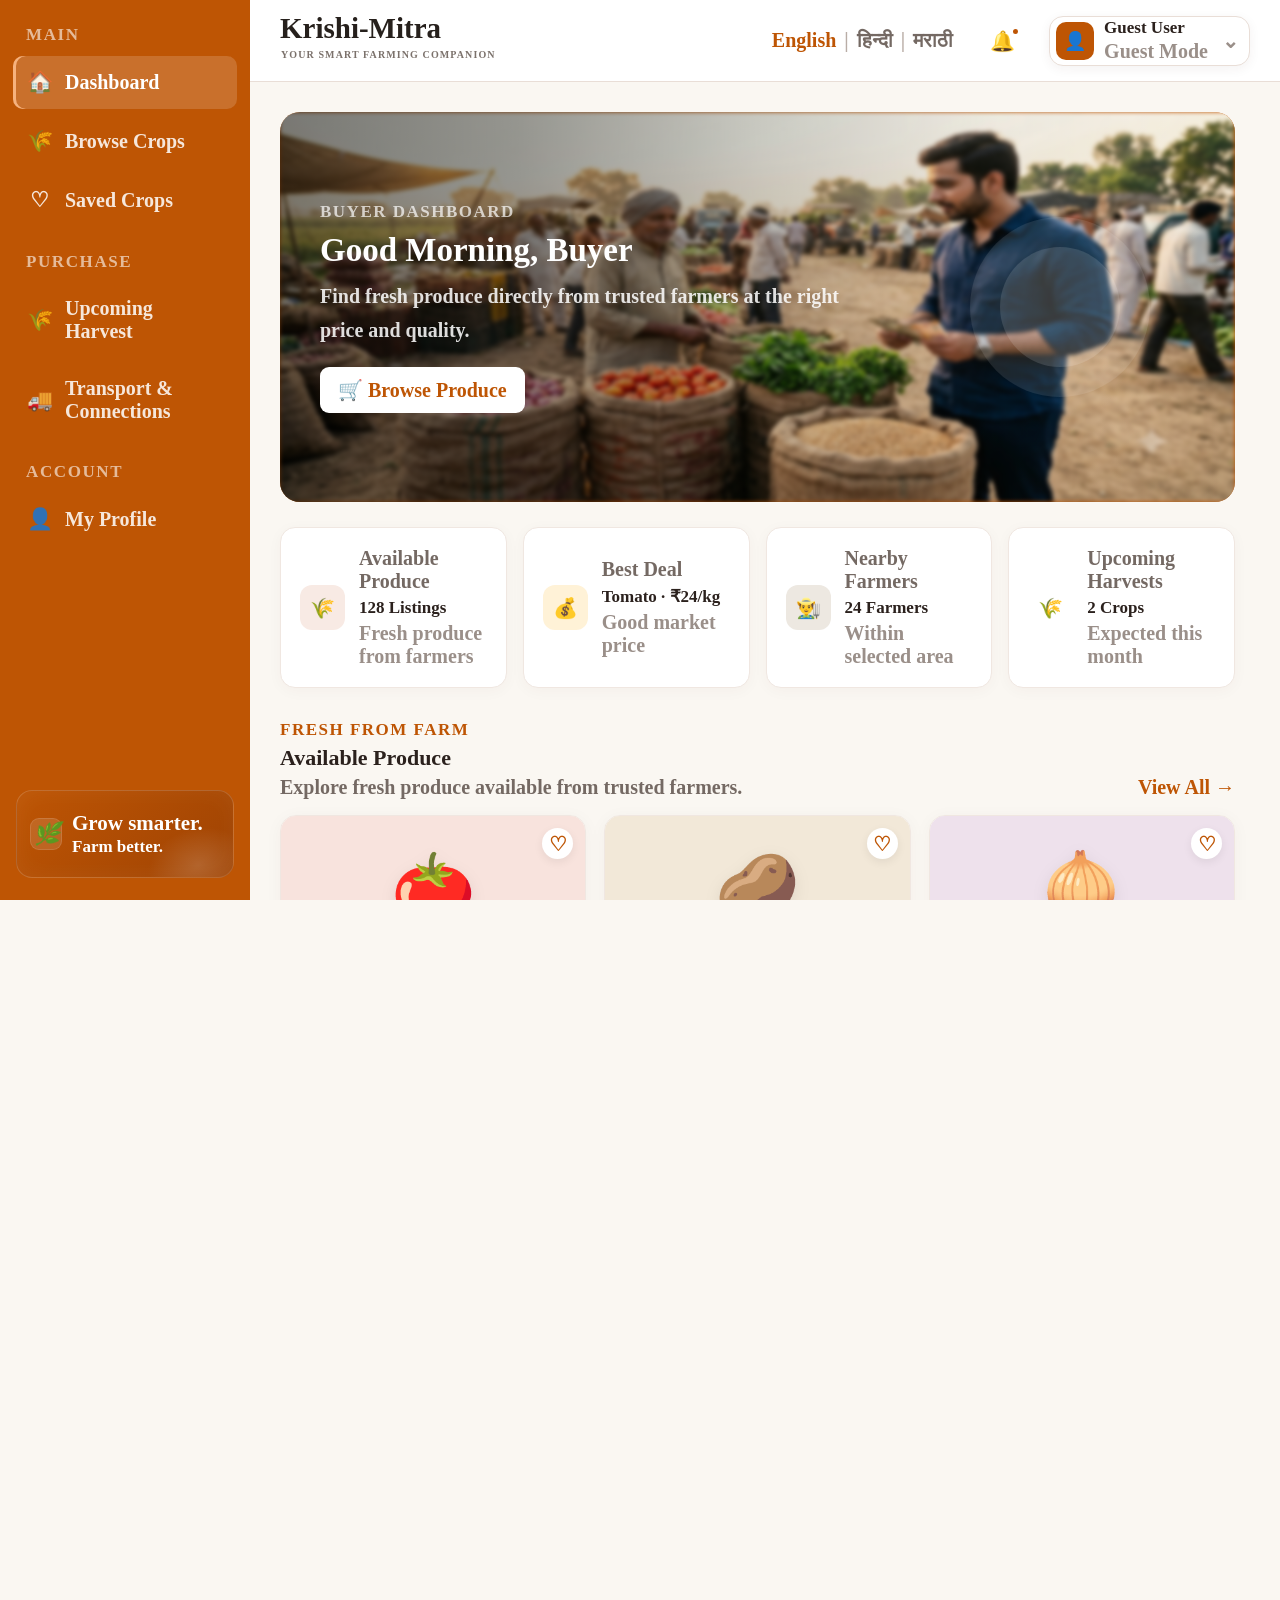
<file: frontend(gov)/buyer/index.html>
<!DOCTYPE html>
<html lang="en">
<head>
    <meta charset="UTF-8">
    <meta name="viewport" content="width=device-width, initial-scale=1.0">

    <title>Krishi-Mitra | Buyer Dashboard</title>

    <link rel="stylesheet" href="https://cdnjs.cloudflare.com/ajax/libs/font-awesome/6.5.2/css/all.min.css">
    <link rel="stylesheet" href="css/style.css">
    <link rel="stylesheet" href="css/responsive.css">
</head>

<body>

    <!-- ================= SIDEBAR ================= -->
    <aside class="buyer-sidebar" id="buyerSidebar">

        

        <nav class="sidebar-nav">

            <p class="nav-heading">MAIN</p>

            <button class="nav-item active" data-section="dashboard">
                <span class="nav-icon">🏠</span>
                <span>Dashboard</span>
            </button>

            <button class="nav-item" data-section="browse">
                <span class="nav-icon">🌾</span>
                <span>Browse Crops</span>
            </button>

            <button class="nav-item" data-section="saved">
                <span class="nav-icon">♡</span>
                <span>Saved Crops</span>
            </button>

            <p class="nav-heading purchase-heading">PURCHASE</p>

            <button class="nav-item" data-section="harvest">
                <span class="nav-icon">🌾</span>
                <span>Upcoming Harvest</span>
            </button>

            <button class="nav-item" data-section="delivery">
                <span class="nav-icon">🚚</span>
                <span>Transport & Connections</span>
            </button>

            <p class="nav-heading account-heading">ACCOUNT</p>

            <button class="nav-item" data-section="profile">
                <span class="nav-icon">👤</span>
                <span>My Profile</span>
            </button>

        </nav>

<div class="sidebar-bottom">
    <div class="sidebar-footer">

        <div class="footer-leaf">
            <i>🌿</i>
        </div>

        <div>
            <span>Grow smarter.</span>
            <strong>Farm better.</strong>
        </div>

    </div>
</div>    </aside>


    <!-- ================= MAIN AREA ================= -->
    <main class="buyer-main">

        <!-- TOPBAR -->
        <header class="buyer-topbar" id="buyerTopbar" data-brand="Krishi-Mitra" data-tagline="YOUR SMART FARMING COMPANION">

            <button class="mobile-menu" id="mobileMenu">
                ☰
            </button>

            <div class="topbar-search">
                <span>🔍</span>
                <input
                    type="text"
                    id="globalSearch"
                    placeholder="Search crops, farmers..."
                >
            </div>

            <div class="topbar-actions">

                <div class="language-wrapper">

    <button class="language-option active" data-language="English">
        English
    </button>

    <span class="language-divider">|</span>

    <button class="language-option" data-language="Hindi">
        हिन्दी
    </button>

    <span class="language-divider">|</span>

    <button class="language-option" data-language="Marathi">
        मराठी
    </button>

</div>
                <button class="notification-btn" id="notificationBtn" aria-label="Notifications">
    🔔
    <span class="notification-dot"></span>
</button>

<div class="buyer-profile-top">
    <div class="profile-avatar">👤</div>

    <div class="profile-name">
        <strong>Guest User</strong>
        <span>Guest Mode</span>
    </div>

    <span class="profile-arrow">⌄</span>
</div>

        </header>


        <!-- ================= CONTENT ================= -->
        <div class="buyer-content">

            <!-- ================= DASHBOARD ================= -->
            <section class="dashboard-section active-section" id="dashboard">

                <!-- HERO -->
                <div class="buyer-hero">

                    <div class="hero-content">
                        <span class="hero-label">BUYER DASHBOARD</span>

                        <h1>Good Morning, Buyer </h1>

                        <p>
                            Find fresh produce directly from trusted farmers
                            at the right price and quality.
                        </p>

                        <button class="primary-btn" id="browseProduceBtn">
                            🛒 Browse Produce
                        </button>
                    </div>

                    <div class="hero-illustration">
                        <div class="hero-circle circle-one"></div>
                        <div class="hero-circle circle-two"></div>
                        <div class="hero-produce"></div>
                    </div>

                </div>


                <!-- SUMMARY CARDS -->
                <div class="summary-grid">

                    <div class="summary-card">
                        <div class="summary-icon produce-icon">🌾</div>

                        <div>
                            <span>Available Produce</span>
                            <h3>128 Listings</h3>
                            <small>Fresh produce from farmers</small>
                        </div>
                    </div>


                    <div class="summary-card">
                        <div class="summary-icon deal-icon">💰</div>

                        <div>
                            <span>Best Deal</span>
                            <h3>Tomato · ₹24/kg</h3>
                            <small>Good market price</small>
                        </div>
                    </div>


                    <div class="summary-card">
                        <div class="summary-icon farmer-icon">👨‍🌾</div>

                        <div>
                            <span>Nearby Farmers</span>
                            <h3>24 Farmers</h3>
                            <small>Within selected area</small>
                        </div>
                    </div>


                    <div class="summary-card">
                        <div class="summary-icon harvest-icon">🌾</div>
                        <div>
                            <span>Upcoming Harvests</span>
                            <h3>2 Crops</h3>
                            <small>Expected this month</small>
                        </div>
                    </div>
                </div>


                <!-- SECTION HEADER -->
                <div class="section-header">
                    <div>
                        <span class="section-tag">FRESH FROM FARM</span>
                        <h2>Available Produce</h2>
                        <p>Explore fresh produce available from trusted farmers.</p>
                    </div>

                    <button class="text-btn" data-section-target="browse">
                        View All →
                    </button>
                </div>


                <!-- PRODUCE GRID -->
                <div class="produce-grid" id="dashboardProduceGrid">

                    <article class="produce-card" data-name="tomato">

                        <div class="produce-image tomato-bg">
                            <span>🍅</span>
                            <button class="save-btn" data-saved="false">♡</button>
                            <span class="quality-badge">Grade A</span>
                        </div>

                        <div class="produce-info">

                            <div class="produce-title-row">
                                <h3>Fresh Tomato</h3>
                                <span class="rating">★ 4.8</span>
                            </div>

                            <p class="farmer-name">👨‍🌾 Rajesh Patil</p>

                            <div class="produce-meta">
                                <span>📍 Pune</span>
                                <span>500 kg</span>
                            </div>

                            <div class="produce-footer">
                                <div>
                                    <small>Price</small>
                                    <strong>₹24/kg</strong>
                                </div>

                                <button class="outline-btn view-details">
                                    View Details
                                </button>
                            </div>

                        </div>

                    </article>


                    <article class="produce-card" data-name="potato">

                        <div class="produce-image potato-bg">
                            <span>🥔</span>
                            <button class="save-btn" data-saved="false">♡</button>
                            <span class="quality-badge">Grade A</span>
                        </div>

                        <div class="produce-info">

                            <div class="produce-title-row">
                                <h3>Fresh Potato</h3>
                                <span class="rating">★ 4.7</span>
                            </div>

                            <p class="farmer-name">👨‍🌾 Suresh More</p>

                            <div class="produce-meta">
                                <span>📍 Pune</span>
                                <span>800 kg</span>
                            </div>

                            <div class="produce-footer">
                                <div>
                                    <small>Price</small>
                                    <strong>₹22/kg</strong>
                                </div>

                                <button class="outline-btn view-details">
                                    View Details
                                </button>
                            </div>

                        </div>

                    </article>


                    <article class="produce-card" data-name="onion">

                        <div class="produce-image onion-bg">
                            <span>🧅</span>
                            <button class="save-btn" data-saved="false">♡</button>
                            <span class="quality-badge">Grade A</span>
                        </div>

                        <div class="produce-info">

                            <div class="produce-title-row">
                                <h3>Red Onion</h3>
                                <span class="rating">★ 4.9</span>
                            </div>

                            <p class="farmer-name">👨‍🌾 Mahesh Shinde</p>

                            <div class="produce-meta">
                                <span>📍 Nashik</span>
                                <span>600 kg</span>
                            </div>

                            <div class="produce-footer">
                                <div>
                                    <small>Price</small>
                                    <strong>₹30/kg</strong>
                                </div>

                                <button class="outline-btn view-details">
                                    View Details
                                </button>
                            </div>

                        </div>

                    </article>

                </div>


                <!-- LOWER GRID -->
                <div class="dashboard-lower-grid">

                    <!-- RECOMMENDED -->
                    <div class="dashboard-panel">

                        <div class="panel-header">
                            <div>
                                <span class="section-tag">SMART PICK</span>
                                <h2>Recommended for You</h2>
                            </div>

                            <span class="match-badge">⭐ Best Match</span>
                        </div>

                        <div class="recommendation-card">

                            <div class="recommendation-icon">
                                🥔
                            </div>

                            <div class="recommendation-info">
                                <h3>Grade A Potato</h3>
                                <p>From Suresh More · Pune</p>

                                <div class="recommendation-details">
                                    <span>800 kg</span>
                                    <span>₹22/kg</span>
                                    <span>⭐ 4.7</span>
                                </div>
                            </div>

                            <button class="primary-small-btn">
                                View
                            </button>

                        </div>

                    </div>


                    <!-- BEST VALUE -->
                    <div class="dashboard-panel">

                        <div class="panel-header">
                            <div>
                                <span class="section-tag">VALUE PICK</span>
                                <h2>Best Value</h2>
                            </div>
                        </div>

                        <div class="value-card">

                            <div class="value-produce">
                                <span>🍅</span>
                                <div>
                                    <h3>Tomato</h3>
                                    <p>Grade A · 500 kg</p>
                                </div>
                            </div>

                            <div class="value-price">
                                <strong>₹24/kg</strong>
                                <span>↓ Good Price</span>
                            </div>

                        </div>

                    </div>

                </div>

            </section>


            <!-- ================= BROWSE ================= -->
            <section class="dashboard-section" id="browse">

                <div class="page-heading">
                    <span class="section-tag">MARKETPLACE</span>
                    <h1>Browse Crops</h1>
                    <p>Find agricultural produce directly from trusted farmers.</p>
                </div>

                <div class="browse-controls">

                    <div class="browse-search">
                        <span>🔍</span>
                        <input
                            type="text"
                            id="produceSearch"
                            placeholder="Search produce..."
                        >
                    </div>

                    <select id="locationFilter">
                        <option value="all">All Locations</option>
                        <option value="pune">Pune</option>
                        <option value="nashik">Nashik</option>
                        <option value="satara">Satara</option>
                    </select>

                    <select id="qualityFilter">
                        <option value="all">All Quality</option>
                        <option value="grade-a">Grade A</option>
                        <option value="grade-b">Grade B</option>
                    </select>

                    <select id="priceFilter">
                        <option value="all">All Prices</option>
                        <option value="low">Under ₹25/kg</option>
                        <option value="medium">₹25–₹30/kg</option>
                        <option value="high">Above ₹30/kg</option>
                    </select>

                </div>


                <div class="produce-grid browse-grid" id="browseGrid">

                    <article class="produce-card browse-card" data-name="tomato" data-location="pune" data-price="24">

                        <div class="produce-image tomato-bg">
                            <span>🍅</span>
                            <button class="save-btn" data-saved="false">♡</button>
                            <span class="quality-badge">Grade A</span>
                        </div>

                        <div class="produce-info">
                            <div class="produce-title-row">
                                <h3>Fresh Tomato</h3>
                                <span class="rating">★ 4.8</span>
                            </div>

                            <p class="farmer-name">👨‍🌾 Rajesh Patil</p>

                            <div class="produce-meta">
                                <span>📍 Pune</span>
                                <span>500 kg</span>
                            </div>

                            <div class="produce-footer">
                                <div>
                                    <small>Price</small>
                                    <strong>₹24/kg</strong>
                                </div>
                                <button class="outline-btn view-details">View Details</button>
                            </div>
                        </div>

                    </article>


                    <article class="produce-card browse-card" data-name="potato" data-location="pune" data-price="22">

                        <div class="produce-image potato-bg">
                            <span>🥔</span>
                            <button class="save-btn" data-saved="false">♡</button>
                            <span class="quality-badge">Grade A</span>
                        </div>

                        <div class="produce-info">
                            <div class="produce-title-row">
                                <h3>Fresh Potato</h3>
                                <span class="rating">★ 4.7</span>
                            </div>

                            <p class="farmer-name">👨‍🌾 Suresh More</p>

                            <div class="produce-meta">
                                <span>📍 Pune</span>
                                <span>800 kg</span>
                            </div>

                            <div class="produce-footer">
                                <div>
                                    <small>Price</small>
                                    <strong>₹22/kg</strong>
                                </div>
                                <button class="outline-btn view-details">View Details</button>
                            </div>
                        </div>

                    </article>


                    <article class="produce-card browse-card" data-name="onion" data-location="nashik" data-price="30">

                        <div class="produce-image onion-bg">
                            <span>🧅</span>
                            <button class="save-btn" data-saved="false">♡</button>
                            <span class="quality-badge">Grade A</span>
                        </div>

                        <div class="produce-info">
                            <div class="produce-title-row">
                                <h3>Red Onion</h3>
                                <span class="rating">★ 4.9</span>
                            </div>

                            <p class="farmer-name">👨‍🌾 Mahesh Shinde</p>

                            <div class="produce-meta">
                                <span>📍 Nashik</span>
                                <span>600 kg</span>
                            </div>

                            <div class="produce-footer">
                                <div>
                                    <small>Price</small>
                                    <strong>₹30/kg</strong>
                                </div>
                                <button class="outline-btn view-details">View Details</button>
                            </div>
                        </div>

                    </article>


                    <article class="produce-card browse-card" data-name="carrot" data-location="satara" data-price="28">

                        <div class="produce-image carrot-bg">
                            <span>🥕</span>
                            <button class="save-btn" data-saved="false">♡</button>
                            <span class="quality-badge">Grade A</span>
                        </div>

                        <div class="produce-info">
                            <div class="produce-title-row">
                                <h3>Fresh Carrot</h3>
                                <span class="rating">★ 4.6</span>
                            </div>

                            <p class="farmer-name">👨‍🌾 Vikram Jadhav</p>

                            <div class="produce-meta">
                                <span>📍 Satara</span>
                                <span>400 kg</span>
                            </div>

                            <div class="produce-footer">
                                <div>
                                    <small>Price</small>
                                    <strong>₹28/kg</strong>
                                </div>
                                <button class="outline-btn view-details">View Details</button>
                            </div>
                        </div>

                    </article>

                </div>

                <div class="no-results" id="noResults">
                    <span>🌾</span>
                    <h3>No produce found</h3>
                    <p>Try changing your search or filters.</p>
                </div>

            </section>


            <!-- ================= SAVED ================= -->
            <section class="dashboard-section" id="saved">

                <div class="page-heading">
                    <span class="section-tag">YOUR SHORTLIST</span>
                    <h1>Saved Crops</h1>
                    <p>Keep track of crops you may want to contact farmers about later.</p>
                </div>

                <div class="saved-list" id="savedList">

                    <div class="saved-empty">
                        <div>♡</div>
                        <h3>No saved crops yet</h3>
                            <p>Keep track of crops you may want to contact farmers about later.</p>                        
                            <button class="primary-btn" data-section-target="browse">
                            Browse Crops
                        </button>
                    </div>

                </div>

            </section>


<!-- =====================================================
     UPCOMING HARVEST
===================================================== -->
<section class="dashboard-section" id="harvest">

    <div class="page-heading">
        <span class="section-tag">UPCOMING HARVEST</span>
        <h1>Upcoming Harvest</h1>
        <p>Plan the purchase based on the future availability.</p>
    </div>

    <div class="harvest-container">

        <div class="harvest-card">

            <div class="harvest-crop-icon">🍅</div>

            <div class="harvest-main">

                <div class="harvest-top">
                    <div>
                        <h3>Fresh Tomato</h3>
                        <p>Expected harvest from nearby farm</p>
                    </div>

                    <span class="harvest-status">
                        Coming Soon
                    </span>
                </div>

                <div class="harvest-info">

                    <div class="harvest-info-item">
                        <span>Farmer</span>
                        <strong>Rajesh Patil</strong>
                    </div>

                    <div class="harvest-info-item">
                        <span>Expected Harvest</span>
                        <strong>18 Oct 2026</strong>
                    </div>

                    <div class="harvest-info-item">
                        <span>Expected Quantity</span>
                        <strong>2,000 kg</strong>
                    </div>

                    <div class="harvest-info-item">
                        <span>Location</span>
                        <strong>Pune, Maharashtra</strong>
                    </div>

                </div>

                <div class="harvest-bottom">

                    <p>
                        Good quality seasonal tomato crop expected
                        to be available soon.
                    </p>

                    <div class="harvest-actions">
                        <button class="outline-btn harvest-save-btn">
                            ♡ Save Crop
                        </button>

                        <button class="primary-btn harvest-contact-btn">
                            Contact Farmer
                        </button>
                    </div>

                </div>

            </div>

        </div>


        <div class="harvest-card">

            <div class="harvest-crop-icon">🧅</div>

            <div class="harvest-main">

                <div class="harvest-top">
                    <div>
                        <h3>Onion</h3>
                        <p>Expected harvest from nearby farm</p>
                    </div>

                    <span class="harvest-status">
                        Expected
                    </span>
                </div>

                <div class="harvest-info">

                    <div class="harvest-info-item">
                        <span>Farmer</span>
                        <strong>Sunil Jadhav</strong>
                    </div>

                    <div class="harvest-info-item">
                        <span>Expected Harvest</span>
                        <strong>25 Oct 2026</strong>
                    </div>

                    <div class="harvest-info-item">
                        <span>Expected Quantity</span>
                        <strong>3,500 kg</strong>
                    </div>

                    <div class="harvest-info-item">
                        <span>Location</span>
                        <strong>Baramati, Maharashtra</strong>
                    </div>

                </div>

                <div class="harvest-bottom">

                    <p>
                        Fresh onion crop with expected availability
                        later this month.
                    </p>

                    <div class="harvest-actions">
                        <button class="outline-btn harvest-save-btn">
                            ♡ Save Crop
                        </button>

                        <button class="primary-btn harvest-contact-btn">
                            Contact Farmer
                        </button>
                    </div>

                </div>

            </div>

        </div>

    </div>

</section>

<!-- =====================================================
     TRANSPORT & CONNECTIONS
===================================================== -->
<section class="dashboard-section" id="transport">

    <div class="page-heading">
        <span class="section-tag">TRANSPORT & CONNECTIONS</span>
        <h1>Transport & Connections</h1>
        <p>Connect with the farmers and arrange the pickup.</p>
    </div>

    <div class="transport-container">

        <!-- CONNECTION CARD 1 -->
        <div class="transport-card">

            <div class="transport-header">

                <div class="transport-farmer">

                    <div class="transport-avatar">
                        RP
                    </div>

                    <div>
                        <h3>Rajesh Patil</h3>
                        <p>📍 Pune, Maharashtra</p>
                    </div>

                </div>

                <span class="transport-status">
                    Available
                </span>

            </div>


            <div class="transport-crop">

                <div class="transport-crop-icon">
                    🍅
                </div>

                <div class="transport-crop-details">
                    <span>Available Crop</span>
                    <strong>Fresh Tomato</strong>
                    <small>
                        Good quality seasonal tomato crop
                    </small>
                </div>

                <div class="transport-quantity">
                    <span>Available Quantity</span>
                    <strong>2,000 kg</strong>
                </div>

            </div>


            <div class="transport-info">

                <div class="transport-info-item">
                    <span>Farm Location</span>
                    <strong>Pune, Maharashtra</strong>
                </div>

                <div class="transport-info-item">
                    <span>Contact</span>
                    <strong>+91 XXXXX XXXXX</strong>
                </div>

                <div class="transport-info-item">
                    <span>Pickup</span>
                    <strong>Farmer-arranged</strong>
                </div>

            </div>


            <div class="transport-footer">

                <p>
                    Contact the farmer directly to discuss
                    pickup timing and transportation.
                </p>

                <div class="transport-actions">

                    <button class="outline-btn transport-save-btn">
                        ♡ Save Connection
                    </button>

                    <button class="primary-btn transport-contact-btn">
                        Contact Farmer
                    </button>

                </div>

            </div>

        </div>


        <!-- CONNECTION CARD 2 -->
        <div class="transport-card">

            <div class="transport-header">

                <div class="transport-farmer">

                    <div class="transport-avatar">
                        SJ
                    </div>

                    <div>
                        <h3>Sunil Jadhav</h3>
                        <p>📍 Baramati, Maharashtra</p>
                    </div>

                </div>

                <span class="transport-status">
                    Available
                </span>

            </div>


            <div class="transport-crop">

                <div class="transport-crop-icon">
                    🧅
                </div>

                <div class="transport-crop-details">
                    <span>Available Crop</span>
                    <strong>Fresh Onion</strong>
                    <small>
                        Freshly harvested quality onion crop
                    </small>
                </div>

                <div class="transport-quantity">
                    <span>Available Quantity</span>
                    <strong>3,500 kg</strong>
                </div>

            </div>


            <div class="transport-info">

                <div class="transport-info-item">
                    <span>Farm Location</span>
                    <strong>Baramati, Maharashtra</strong>
                </div>

                <div class="transport-info-item">
                    <span>Contact</span>
                    <strong>+91 XXXXX XXXXX</strong>
                </div>

                <div class="transport-info-item">
                    <span>Pickup</span>
                    <strong>Farmer-arranged</strong>
                </div>

            </div>


            <div class="transport-footer">

                <p>
                    Connect with the farmer and arrange a
                    suitable pickup for the crop.
                </p>

                <div class="transport-actions">

                    <button class="outline-btn transport-save-btn">
                        ♡ Save Connection
                    </button>

                    <button class="primary-btn transport-contact-btn">
                        Contact Farmer
                    </button>

                </div>

            </div>

        </div>

    </div>

</section>

            <!-- ================= PROFILE ================= -->
            <section class="dashboard-section" id="profile">

                <div class="page-heading">
                    <span class="section-tag">ACCOUNT</span>
                    <h1>My Profile</h1>
                    <p>Manage your buyer information and preferences.</p>
                </div>

                <div class="profile-card">

                    <div class="profile-header">

                        <div class="large-avatar">
                            AK
                        </div>

                        <div>
                            <h2>Arjun Kumar</h2>
                            <p>Buyer · Pune, Maharashtra</p>
                        </div>

                        <button class="outline-btn">
                            Edit Profile
                        </button>

                    </div>


                    <div class="profile-details">

                        <div class="profile-field">
                            <span>Full Name</span>
                            <strong>Arjun Kumar</strong>
                        </div>

                        <div class="profile-field">
                            <span>Phone</span>
                            <strong>+91 XXXXX XXXXX</strong>
                        </div>

                        <div class="profile-field">
                            <span>Location</span>
                            <strong>Pune, Maharashtra</strong>
                        </div>

                        <div class="profile-field">
                            <span>Buyer Type</span>
                            <strong>Wholesale Buyer</strong>
                        </div>

                        <div class="profile-field">
                            <span>Preferred Crops</span>
                            <strong>Tomato, Potato, Onion</strong>
                        </div>

                        <div class="profile-field">
                            <span>Preferred Area</span>
                            <strong>Pune & Nearby</strong>
                        </div>

                    </div>

                </div>

            </section>

        </div>

    </main>


<!-- ================= NOTIFICATION PANEL ================= -->
<div class="notification-panel" id="notificationPanel">

    <div class="notification-header">
        <div>
            <span class="section-tag">UPDATES</span>
            <h3>Notifications</h3>
        </div>

        <button id="closeNotifications">×</button>
    </div>

    <div class="notification-item">
        <span>🌾</span>
        <div>
            <strong>New tomato listing</strong>
            <p>500 kg Grade-A tomato available in Pune.</p>
            <small>10 min ago</small>
        </div>
    </div>

    <div class="notification-item">
        <span>🌱</span>
        <div>
            <strong>Upcoming harvest</strong>
            <p>Onion harvest from Baramati is expected on 25 Oct 2026.</p>
            <small>1 hour ago</small>
        </div>
    </div>

    <div class="notification-item">
        <span>👨‍🌾</span>
        <div>
            <strong>Farmer connection</strong>
            <p>A nearby farmer is available for direct contact.</p>
            <small>2 hours ago</small>
        </div>
    </div>

</div>


    <!-- ================= DETAILS MODAL ================= -->
    <div class="modal-overlay" id="detailsModal">

        <div class="details-modal">

            <button class="modal-close" id="modalClose">×</button>

            <div class="modal-produce-icon" id="modalProduceIcon">
                🍅
            </div>

            <span class="section-tag">PRODUCE DETAILS</span>

            <h2 id="modalTitle">Fresh Tomato</h2>

            <p id="modalFarmer">👨‍🌾 Rajesh Patil</p>

            <div class="modal-details-grid">

<div class="modal-details-grid">

    <div>
        <span>Quality</span>
        <strong>Grade A</strong>
    </div>

    <div>
        <span>Available Quantity</span>
        <strong>500 kg</strong>
    </div>

    <div>
        <span>Price</span>
        <strong>₹24/kg</strong>
    </div>

    <div>
        <span>Farm Location</span>
        <strong>Pune</strong>
    </div>

</div>

                <div class="modal-farmer-info">

                    <div class="modal-farmer-item">
                        <span>Farmer</span>
                        <strong>Rajesh Patil</strong>
                    </div>

                    <div class="modal-farmer-item">
                        <span>Contact</span>
                        <strong>+91 XXXXX XXXXX</strong>
                    </div>

                </div>
            </div>

        <button class="primary-btn modal-contact-btn" id="contactFarmerBtn">
            📞 Contact Farmer
        </button>

        </div>

    </div>


    <!-- ================= TOAST ================= -->
    <div class="toast" id="toast">
        <span>✓</span>
        <p id="toastMessage">Action completed.</p>
    </div>


    <script src="../js/translation.js"></script>
<script src="js/buyer.js"></script>

    <!-- Buyer readability enhancement: +3px and bold for readable UI text.
         Applied after the original stylesheet so existing layout/classes remain intact. -->
    <script>
    (function () {
        'use strict';
        function boostBuyerText(root) {
            if (!root || !root.querySelectorAll) return;
            const nodes = Array.from(root.querySelectorAll('h1,h2,h3,h4,h5,h6,p,span,a,button,label,li,small,strong,em,td,th,dt,dd,input,textarea,select,option'))
                .filter(function (el) {
                    return el.textContent && el.textContent.trim() && !el.dataset.buyerFontBoosted;
                })
                .reverse();

            nodes.forEach(function (el) {
                const size = parseFloat(window.getComputedStyle(el).fontSize);
                if (Number.isFinite(size)) el.style.fontSize = (size + 3) + 'px';
                el.style.fontWeight = '700';
                el.dataset.buyerFontBoosted = 'true';
            });
        }

        function updateBuyerBranding(language) {
            const topbar = document.getElementById('buyerTopbar');
            if (!topbar) return;
            const labels = {
                en: { brand: 'Krishi-Mitra', tagline: 'YOUR SMART FARMING COMPANION' },
                hi: { brand: 'कृषि-मित्र', tagline: 'आपका स्मार्ट खेती साथी' },
                mr: { brand: 'कृषी-मित्र', tagline: 'तुमचा स्मार्ट शेती साथीदार' }
            };
            const value = labels[language] || labels.en;
            topbar.setAttribute('data-brand', value.brand);
            topbar.setAttribute('data-tagline', value.tagline);
        }

        function initBuyerReadability() {
            if (window.KrishiTranslation) {
                updateBuyerBranding(window.KrishiTranslation.getLanguage());
                document.addEventListener('krishi:language-changed', function (event) {
                    updateBuyerBranding(event.detail && event.detail.language || 'en');
                });
            }
            boostBuyerText(document.body);
            const observer = new MutationObserver(function (mutations) {
                mutations.forEach(function (mutation) {
                    mutation.addedNodes.forEach(function (node) {
                        if (node.nodeType === 1) boostBuyerText(node);
                    });
                });
            });
            observer.observe(document.body, { childList: true, subtree: true });
        }

        if (document.readyState === 'loading') {
            document.addEventListener('DOMContentLoaded', initBuyerReadability);
        } else {
            initBuyerReadability();
        }
    })();
    </script>

</body>
</html>
</file>
<file: frontend(gov)/buyer/css/style.css>
/* =========================================================
   KRISHI-MITRA BUYER DASHBOARD
   MAIN STYLES
========================================================= */

* {
    margin: 0;
    padding: 0;
    box-sizing: border-box;
}

:root {
    /* ===== GINGER ORANGE THEME ===== */
    --deep-terracotta: #BE5504;
    --primary-terracotta: #BE5504;
    --light-terracotta: #F3C49F;
    --soft-terracotta: #FBE5D2;

    --cream: #FAF7F2;
    --white: #FFFFFF;

    --dark-text: #2B211D;
    --secondary-text: #746963;
    --muted-text: #9A8F89;

    --border: #E9DED7;
    --soft-border: #F0E7E1;

    --success: #4E8B58;
    --success-bg: #EAF4EA;

    --warning: #C48A36;
    --warning-bg: #FFF4DF;

    --shadow: 0 8px 30px rgba(72, 42, 32, 0.07);
    --shadow-hover: 0 14px 35px rgba(72, 42, 32, 0.12);

    --sidebar-width: 250px;
    --topbar-height: 82px;

    /* ===== FONT ===== */
    --font-main: "Palatino Linotype", Palatino, "Book Antiqua", Georgia, serif;
    --font-display: "Palatino Linotype", Palatino, "Book Antiqua", Georgia, serif;
}

html {
    scroll-behavior: smooth;
}

body {
    font-family: var(--font-main);
    font-size: 14px;
    background: var(--cream);
    color: var(--dark-text);
    min-height: 100vh;
}

/* =========================================================
   SIDEBAR
========================================================= */

.buyer-sidebar {
    position: fixed;
    left: 0;
    top: 0;
    width: var(--sidebar-width);
    height: 100vh;
    background: var(--deep-terracotta);
    color: var(--white);
    display: flex;
    flex-direction: column;
    z-index: 1000;
    overflow-y: auto;
}

.sidebar-logo {
    display: flex;
    align-items: center;
    gap: 13px;
    padding: 25px 20px;
    border-bottom: 1px solid rgba(255, 255, 255, 0.14);
}

.logo-icon {
    width: 44px;
    height: 44px;
    background: rgba(255, 255, 255, 0.15);
    border-radius: 12px;
    display: flex;
    align-items: center;
    justify-content: center;
    font-size: 23px;
}

.sidebar-logo h2 {
    font-size: 19px;
    line-height: 1.2;
}

.sidebar-logo span {
    display: block;
    font-size: 11px;
    opacity: 0.72;
    margin-top: 3px;
}

.sidebar-nav {
    padding: 25px 13px;
    flex: 1;
}

.nav-heading {
    font-size: 11px;
    letter-spacing: 1.6px;
    font-weight: 700;
    opacity: 0.60;
    padding: 0 13px 11px;
}

.purchase-heading {
    margin-top: 25px;
}

.account-heading {
    margin-top: 25px;
}

.nav-item {
    width: 100%;
    border: none;
    background: transparent;
    color: rgba(255, 255, 255, 0.86);
    padding: 14px 14px;
    margin-bottom: 6px;
    border-radius: 10px;
    display: flex;
    align-items: center;
    gap: 13px;
    font-family: var(--font-main);
    font-size: 14px;
    font-weight: 600;
    text-align: left;
    cursor: pointer;
    transition: 0.25s ease;
}

.nav-item:hover {
    background: rgba(255, 255, 255, 0.10);
    color: white;
}

.nav-item.active {
    background: rgba(255, 255, 255, 0.16);
    color: white;
    box-shadow: inset 3px 0 0 #F6B27E;
}

.nav-icon {
    width: 25px;
    min-width: 25px;
    text-align: center;
    font-size: 18px;
}

.sidebar-bottom {
    padding: 18px 14px;
}

.sidebar-help {
    display: flex;
    align-items: center;
    gap: 11px;
    padding: 14px;
    border-radius: 12px;
    background: rgba(255, 255, 255, 0.09);
}

.sidebar-help > span {
    font-size: 21px;
}

.sidebar-help strong {
    display: block;
    font-size: 13px;
}

.sidebar-help small {
    display: block;
    font-size: 10px;
    opacity: 0.65;
    margin-top: 3px;
}

/* =========================================================
   MAIN AREA
========================================================= */

.buyer-main {
    margin-left: var(--sidebar-width);
    min-height: 100vh;
}

/* =========================================================
   TOPBAR
========================================================= */

.buyer-topbar {
    height: var(--topbar-height);
    background: rgba(255, 255, 255, 0.97);
    border-bottom: 1px solid var(--border);
    display: flex;
    align-items: center;
    justify-content: flex-end;
    padding: 0 30px;
    position: sticky;
    top: 0;
    z-index: 900;
}

/* ===== TOPBAR BRANDING ADDED THROUGH CSS ONLY ===== */

.buyer-topbar::before {
    content: attr(data-brand);
    position: absolute;
    left: 30px;
    top: 13px;
    font-family: var(--font-display);
    font-size: 29px;
    font-weight: 700;
    line-height: 1.1;
    color: #26201C;
    white-space: nowrap;
}

.buyer-topbar::after {
    content: attr(data-tagline);
    position: absolute;
    left: 31px;
    top: 49px;
    font-family: var(--font-main);
    font-size: 10px;
    font-weight: 700;
    letter-spacing: 1.1px;
    color: #7B716B;
    white-space: nowrap;
}

/* =========================================================
   TOPBAR SEARCH
========================================================= */

.topbar-search {
        display: none !important;
    width: 330px;
    height: 42px;
    border: 1px solid var(--border);
    background: var(--cream);
    border-radius: 11px;
    display: flex;
    align-items: center;
    gap: 9px;
    padding: 0 13px;
    margin-right: 20px;

}

.topbar-search span {
    font-size: 14px;
    color: var(--secondary-text);
}

.topbar-search input {
    width: 100%;
    border: none;
    outline: none;
    background: transparent;
    color: var(--dark-text);
    font-family: var(--font-main);
    font-size: 12px;
}

.topbar-search input::placeholder {
    color: var(--muted-text);
}

/* =========================================================
   TOPBAR ACTIONS
========================================================= */

.language-wrapper {
    display: flex;
    align-items: center;
    gap: 8px;
    white-space: nowrap;
    margin-right: 15px;

}

.language-option {
    border: none !important;
    outline: none !important;
    background: transparent !important;
    box-shadow: none !important;
    padding: 0 !important;
    margin: 0;
    color: var(--secondary-text);
    font-size: 15px;
    font-weight: 600;
    font-family: inherit;
    cursor: pointer;
    transition: color 0.2s ease;
    appearance: none;
    -webkit-appearance: none;
}

.language-option:hover {
    color: var(--deep-terracotta);
}

.language-option.active {
    color: var(--deep-terracotta);
    font-weight: 700;
}

.language-divider {
    color: #B9ADA6;
    font-size: 14px;
    font-weight: 400;
    user-select: none;
}


/* =========================================================
   TOPBAR - REFERENCE STYLE
========================================================= */

.topbar-actions {
    display: flex;
    align-items: center;
    gap: 22px;
}

/* ---------- NOTIFICATION / BELL ---------- */

.notification-btn {
    width: auto !important;
    height: auto !important;

    display: flex;
    align-items: center;
    justify-content: center;

    padding: 0 !important;
    margin: 0 !important;

    border: none !important;
    outline: none !important;
    background: transparent !important;
    box-shadow: none !important;

    color: var(--secondary-text);
    font-size: 18px;
    line-height: 1;

    cursor: pointer;
    position: relative;
    margin-right: 12px !important;

}

.notification-btn:hover {
    background: transparent !important;
    color: var(--deep-terracotta);
    box-shadow: none !important;
}

/* Notification dot */
.notification-dot {
    position: absolute;
    top: -2px;
    right: -3px;

    width: 5px;
    height: 5px;

    background: var(--deep-terracotta);
    border-radius: 50%;
}


/* ---------- GUEST USER PROFILE ---------- */

.buyer-profile-top {
    display: flex;
    align-items: center;

    gap: 10px;

    min-width: 165px;
    height: 50px;

    padding: 5px 10px 5px 6px;

    background: #FFFFFF;
    border: 1px solid var(--border);
    border-radius: 14px;

    box-shadow: 0 3px 12px rgba(72, 42, 32, 0.06);

    cursor: pointer;
}

.profile-avatar {
    width: 38px;
    height: 38px;

    flex-shrink: 0;

    display: flex;
    align-items: center;
    justify-content: center;

    background: var(--deep-terracotta);
    color: #FFFFFF;

    border-radius: 10px;

    font-size: 18px;
    line-height: 1;
}

.profile-name {
    display: flex;
    flex-direction: column;

    justify-content: center;

    gap: 3px;

    flex: 1;
    min-width: 0;
}

.profile-name strong {
    color: var(--dark-text);

    font-family: var(--font-main);
    font-size: 14px;
    font-weight: 700;

    line-height: 1.1;
    white-space: nowrap;
}

.profile-name span {
    color: var(--muted-text);

    font-family: var(--font-main);
    font-size: 11px;
    font-weight: 500;

    line-height: 1.1;
    white-space: nowrap;
}

.profile-arrow {
    color: var(--muted-text);

    font-size: 16px;
    line-height: 1;

    margin-left: 4px;
}

/* =========================================================
   CONTENT
========================================================= */

.buyer-content {
    padding: 30px;
    max-width: 1600px;
    margin: auto;
}

.dashboard-section {
    display: none;
}

.dashboard-section.active-section {
    display: block;
}

/* =========================================================
   HERO
========================================================= */

.buyer-hero {
    min-height: 390px;
    background: linear-gradient(
        135deg,
        var(--deep-terracotta),
        var(--primary-terracotta)
    );
    border-radius: 20px;
    padding: 35px 40px;
    color: white;
    display: flex;
    align-items: center;
    justify-content: space-between;
    position: relative;
    overflow: hidden;
    margin-bottom: 25px;
}

.hero-content {
    position: relative;
    z-index: 2;
    max-width: 650px;
}

.hero-label,
.section-tag {
    font-size: 10px;
    letter-spacing: 1.5px;
    font-weight: 700;
}

.hero-label {
    opacity: 0.7;
}

.buyer-hero h1 {
    font-family: var(--font-display);
    font-size: 30px;
    margin: 10px 0;
}

.buyer-hero p {
    font-size: 13px;
    line-height: 1.7;
    opacity: 0.86;
    max-width: 550px;
    margin-bottom: 20px;
}

.hero-illustration {
    width: 270px;
    height: 210px;
    position: relative;
    display: flex;
    align-items: center;
    justify-content: center;
}

.hero-circle {
    position: absolute;
    border-radius: 50%;
    background: rgba(255, 255, 255, 0.10);
}

.circle-one {
    width: 180px;
    height: 180px;
}

.circle-two {
    width: 120px;
    height: 120px;
    background: rgba(255, 255, 255, 0.13);
}

.hero-produce {
    position: relative;
    font-size: 55px;
    letter-spacing: 8px;
    z-index: 2;
}

/* =========================================================
   BUTTONS
========================================================= */

.primary-btn {
    border: none;
    background: white;
    color: var(--deep-terracotta);
    padding: 11px 18px;
    border-radius: 9px;
    font-family: var(--font-main);
    font-size: 12px;
    font-weight: 700;
    cursor: pointer;
    transition: 0.25s ease;
}

.primary-btn:hover {
    transform: translateY(-2px);
    box-shadow: 0 7px 20px rgba(0, 0, 0, 0.14);
}

.primary-small-btn {
    border: none;
    background: var(--primary-terracotta);
    color: white;
    padding: 9px 15px;
    border-radius: 8px;
    cursor: pointer;
    font-family: var(--font-main);
    font-size: 11px;
    font-weight: 600;
}

.outline-btn {
    border: 1px solid var(--border);
    background: white;
    color: var(--deep-terracotta);
    padding: 8px 12px;
    border-radius: 8px;
    font-family: var(--font-main);
    font-size: 10px;
    cursor: pointer;
    font-weight: 600;
    transition: 0.2s;
}

.outline-btn:hover {
    border-color: var(--primary-terracotta);
    background: var(--soft-terracotta);
}

.text-btn {
    border: none;
    background: transparent;
    color: var(--primary-terracotta);
    font-family: var(--font-main);
    font-size: 12px;
    font-weight: 700;
    cursor: pointer;
}

/* =========================================================
   SUMMARY CARDS
========================================================= */

.summary-grid {
    display: grid;
    grid-template-columns: repeat(4, 1fr);
    gap: 16px;
    margin-bottom: 32px;
}

.summary-card {
    background: white;
    border: 1px solid var(--soft-border);
    border-radius: 15px;
    padding: 19px;
    display: flex;
    align-items: center;
    gap: 14px;
    box-shadow: 0 3px 15px rgba(72, 42, 32, 0.035);
}

.summary-icon {
    width: 45px;
    height: 45px;
    flex-shrink: 0;
    border-radius: 12px;
    display: flex;
    align-items: center;
    justify-content: center;
    font-size: 20px;
}

.produce-icon {
    background: #F8EAE4;
}

.deal-icon {
    background: #FFF2D7;
}

.farmer-icon {
    background: #EDE8E1;
}

.order-icon {
    background: #F1E1DC;
}

.summary-card span {
    display: block;
    color: var(--secondary-text);
    font-size: 10px;
    margin-bottom: 5px;
}

.summary-card h3 {
    font-family: var(--font-display);
    font-size: 14px;
    margin-bottom: 4px;
}

.summary-card small {
    color: var(--muted-text);
    font-size: 9px;
}

/* =========================================================
   SECTION HEADERS
========================================================= */

.section-header,
.panel-header {
    display: flex;
    justify-content: space-between;
    align-items: flex-end;
    margin-bottom: 16px;
}

.section-tag {
    color: var(--primary-terracotta);
}

.section-header h2,
.panel-header h2 {
    font-family: var(--font-display);
    font-size: 19px;
    margin: 5px 0;
}

.section-header p,
.page-heading p {
    color: var(--secondary-text);
    font-size: 11px;
}

/* =========================================================
   PRODUCE CARDS
========================================================= */

.produce-grid {
    display: grid;
    grid-template-columns: repeat(3, 1fr);
    gap: 18px;
    margin-bottom: 30px;
}

.produce-card {
    background: white;
    border: 1px solid var(--soft-border);
    border-radius: 16px;
    overflow: hidden;
    box-shadow: 0 3px 18px rgba(72, 42, 32, 0.04);
    transition: 0.25s ease;
}

.produce-card:hover {
    transform: translateY(-4px);
    box-shadow: var(--shadow-hover);
}

.produce-image {
    height: 145px;
    position: relative;
    display: flex;
    align-items: center;
    justify-content: center;
}

.produce-image > span:first-child {
    font-size: 65px;
    filter: drop-shadow(0 5px 8px rgba(0, 0, 0, 0.08));
}

.tomato-bg {
    background: #F8E3DD;
}

.potato-bg {
    background: #F2E8D8;
}

.onion-bg {
    background: #EEE1EC;
}

.carrot-bg {
    background: #F8E5D3;
}

.save-btn {
    position: absolute;
    top: 12px;
    right: 12px;
    width: 31px;
    height: 31px;
    border-radius: 50%;
    border: none;
    background: white;
    color: var(--deep-terracotta);
    font-size: 18px;
    cursor: pointer;
    box-shadow: 0 3px 10px rgba(0, 0, 0, 0.07);
}

.save-btn.saved {
    background: var(--primary-terracotta);
    color: white;
}

.quality-badge {
    position: absolute;
    bottom: 10px;
    left: 10px;
    background: rgba(255, 255, 255, 0.93);
    color: var(--deep-terracotta);
    padding: 5px 8px;
    border-radius: 6px;
    font-size: 9px;
    font-weight: 700;
}

.produce-info {
    padding: 16px;
}

.produce-title-row {
    display: flex;
    justify-content: space-between;
    align-items: center;
}

.produce-title-row h3 {
    font-family: var(--font-display);
    font-size: 14px;
}

.rating {
    color: #A36D23;
    font-size: 9px;
}

.farmer-name {
    color: var(--secondary-text);
    font-size: 10px;
    margin: 8px 0;
}

.produce-meta {
    display: flex;
    justify-content: space-between;
    color: var(--muted-text);
    font-size: 10px;
    padding-bottom: 12px;
    border-bottom: 1px solid var(--soft-border);
}

.produce-footer {
    display: flex;
    align-items: center;
    justify-content: space-between;
    padding-top: 12px;
}

.produce-footer small {
    display: block;
    color: var(--muted-text);
    font-size: 9px;
}

.produce-footer strong {
    display: block;
    color: var(--deep-terracotta);
    font-size: 15px;
    margin-top: 2px;
}

/* =========================================================
   LOWER DASHBOARD
========================================================= */

.dashboard-lower-grid {
    display: grid;
    grid-template-columns: 1.4fr 1fr;
    gap: 18px;
}

.dashboard-panel {
    background: white;
    border: 1px solid var(--soft-border);
    border-radius: 16px;
    padding: 20px;
}

.match-badge {
    background: var(--success-bg);
    color: var(--success);
    padding: 7px 10px;
    border-radius: 7px;
    font-size: 9px;
    font-weight: 700;
}

.recommendation-card {
    display: flex;
    align-items: center;
    gap: 14px;
    padding: 13px;
    border: 1px solid var(--soft-border);
    border-radius: 12px;
}

.recommendation-icon {
    width: 50px;
    height: 50px;
    background: #F2E8D8;
    border-radius: 10px;
    display: flex;
    align-items: center;
    justify-content: center;
    font-size: 27px;
}

.recommendation-info {
    flex: 1;
}

.recommendation-info h3 {
    font-family: var(--font-display);
    font-size: 13px;
}

.recommendation-info p {
    font-size: 10px;
    color: var(--secondary-text);
    margin: 4px 0;
}

.recommendation-details {
    display: flex;
    gap: 10px;
    font-size: 9px;
    color: var(--muted-text);
}

.value-card {
    display: flex;
    align-items: center;
    justify-content: space-between;
    padding: 14px;
    border-radius: 12px;
    background: var(--soft-terracotta);
}

.value-produce {
    display: flex;
    align-items: center;
    gap: 12px;
}

.value-produce > span {
    font-size: 35px;
}

.value-produce h3 {
    font-family: var(--font-display);
    font-size: 13px;
}

.value-produce p {
    font-size: 10px;
    color: var(--secondary-text);
    margin-top: 3px;
}

.value-price {
    text-align: right;
}

.value-price strong {
    display: block;
    color: var(--deep-terracotta);
    font-size: 17px;
}

.value-price span {
    display: block;
    color: var(--success);
    font-size: 9px;
    font-weight: 700;
    margin-top: 4px;
}

/* =========================================================
   PAGE HEADINGS
========================================================= */

.page-heading {
    margin-bottom: 25px;
}

.page-heading h1 {
    font-family: var(--font-display);
    font-size: 27px;
    margin: 6px 0;
}

/* =========================================================
   BROWSE
========================================================= */

.browse-controls {
    background: white;
    padding: 15px;
    border-radius: 14px;
    border: 1px solid var(--soft-border);
    display: flex;
    gap: 10px;
    margin-bottom: 22px;
}

.browse-search {
    height: 39px;
    border: 1px solid var(--border);
    border-radius: 8px;
    display: flex;
    align-items: center;
    gap: 8px;
    padding: 0 11px;
    flex: 1;
}

.browse-search input {
    border: none;
    outline: none;
    background: transparent;
    width: 100%;
    font-family: var(--font-main);
    font-size: 11px;
}

.browse-controls select {
    height: 39px;
    border: 1px solid var(--border);
    background: white;
    border-radius: 8px;
    padding: 0 10px;
    color: var(--secondary-text);
    font-family: var(--font-main);
    font-size: 10px;
    outline: none;
}

.browse-grid {
    grid-template-columns: repeat(4, 1fr);
}

.no-results {
    display: none;
    text-align: center;
    padding: 60px 20px;
    background: white;
    border-radius: 15px;
    border: 1px solid var(--soft-border);
}

.no-results span {
    font-size: 40px;
}

.no-results h3 {
    font-family: var(--font-display);
    margin: 10px 0 5px;
}

.no-results p {
    color: var(--secondary-text);
    font-size: 11px;
}

/* =========================================================
   SAVED
========================================================= */

.saved-list {
    min-height: 250px;
}

.saved-empty {
    background: white;
    border: 1px solid var(--soft-border);
    border-radius: 16px;
    padding: 55px 20px;
    text-align: center;
}

.saved-empty > div {
    width: 60px;
    height: 60px;
    border-radius: 50%;
    background: var(--soft-terracotta);
    color: var(--primary-terracotta);
    display: flex;
    align-items: center;
    justify-content: center;
    margin: auto;
    font-size: 30px;
}

.saved-empty h3 {
    font-family: var(--font-display);
    margin: 12px 0 5px;
}

.saved-empty p {
    color: var(--secondary-text);
    font-size: 11px;
    margin-bottom: 18px;
}

/* =========================================================
   ORDERS
========================================================= */

.orders-container {
    display: flex;
    flex-direction: column;
    gap: 14px;
}

.order-card {
    background: white;
}
/* =========================================================
   SIDEBAR BOTTOM - GINGER ORANGE THEME
========================================================= */

.sidebar-bottom {
    margin-top: auto;
    padding: 0 16px 22px;
}

.sidebar-footer {
    position: relative;

    display: flex;
    align-items: center;
    gap: 10px;

    min-height: 88px;
    padding: 14px 13px;

    color: #ffffff;

    background: linear-gradient(
        135deg,
        #BE5504,
        #9F4303
    );

    border: 1px solid rgba(255, 255, 255, 0.18);
    border-radius: 16px;

    overflow: hidden;

    box-shadow:
        inset 0 0 25px rgba(255, 255, 255, 0.05);
}

/* Decorative glow inside the box */
.sidebar-footer::after {
    content: "";

    position: absolute;

    right: -20px;
    bottom: -28px;

    width: 110px;
    height: 80px;

    background: radial-gradient(
        ellipse,
        rgba(255, 255, 255, 0.16),
        transparent 65%
    );

    transform: rotate(-15deg);
}

/* Leaf */
.footer-leaf {
    position: relative;
    z-index: 1;

    display: flex;
    align-items: center;
    justify-content: center;

    flex: 0 0 auto;

    width: 32px;
    height: 32px;

    color: #FFF1DD;

    background: rgba(255, 255, 255, 0.12);

    border: 1px solid rgba(255, 255, 255, 0.12);
    border-radius: 9px;
}

.footer-leaf i {
    font-size: 22px;
}

/* Text area */
.sidebar-footer > div:nth-child(2) {
    position: relative;
    z-index: 1;

    display: flex;
    flex-direction: column;

    gap: 1px;
}

.sidebar-footer span {
    color: #ffffff;

    font-size: 18px;
    font-weight: 700;

    line-height: 1.2;
}

.sidebar-footer strong {
    color: #ffffff;

    font-size: 14px;
    font-weight: 600;

    line-height: 1.2;
}

.sidebar-footer small {
    margin-top: 3px;

    color: rgba(255, 255, 255, 0.68);

    font-size: 8.5px;
}

/* Hide mobile menu on desktop */
.mobile-menu {
    display: none !important;
}

/* =========================================================
   BUYER HERO - FULL BACKGROUND IMAGE
========================================================= */

.buyer-hero {
    position: relative;
    overflow: hidden;
    isolation: isolate;

    /* fallback background */
    background: #BE5504;
}

/* Full hero image */
.buyer-hero::before {
    content: "";
    position: absolute;
    inset: 0;

    background-image: url("../assets/images/background-hero.png");

    /* IMPORTANT:
       Full image will fill the complete hero box
       without cropping */
    background-size: 100% 100%;
    background-position: center;
    background-repeat: no-repeat;

    /* Light blur */
    filter: blur(2px);

    z-index: -2;
}

/* Blackish transparent overlay */
/* ===== LEFT SIDE DARK OVERLAY FOR TEXT READABILITY ===== */

.buyer-hero::after {
    content: "";
    position: absolute;
    inset: 0;

    background: linear-gradient(
        to right,
        rgba(0, 0, 0, 0.52) 0%,
        rgba(0, 0, 0, 0.40) 25%,
        rgba(0, 0, 0, 0.20) 50%,
        rgba(0, 0, 0, 0.05) 75%,
        rgba(0, 0, 0, 0) 100%
    );

    z-index: -1;
}

/* Keep text and button above image */
.buyer-hero .hero-content,
.buyer-hero .hero-illustration {
    position: relative;
    z-index: 2;
}

/* =========================================================
   MY PROFILE - COMPLETE STYLING
========================================================= */

.profile-card {
    width: 100%;
    background: var(--white);
    border: 1px solid var(--soft-border);
    border-radius: 18px;
    padding: 28px;
    box-shadow: 0 3px 18px rgba(72, 42, 32, 0.04);
}

/* ---------- PROFILE HEADER ---------- */

.profile-header {
    display: flex;
    align-items: center;
    gap: 16px;
    padding-bottom: 24px;
    border-bottom: 1px solid var(--soft-border);
}

.large-avatar {
    width: 68px;
    height: 68px;
    flex: 0 0 68px;

    display: flex;
    align-items: center;
    justify-content: center;

    background: var(--deep-terracotta);
    color: var(--white);

    border-radius: 16px;

    font-family: var(--font-display);
    font-size: 21px;
    font-weight: 700;

    box-shadow: 0 6px 16px rgba(190, 85, 4, 0.18);
}

.profile-header > div:nth-child(2) {
    flex: 1;
    min-width: 0;
}

.profile-header h2 {
    margin: 0 0 5px;

    color: var(--dark-text);
    font-family: var(--font-display);
    font-size: 20px;
    font-weight: 700;
}

.profile-header p {
    margin: 0;

    color: var(--secondary-text);
    font-size: 11px;
    line-height: 1.5;
}

/* ---------- EDIT PROFILE BUTTON ---------- */

.profile-header .outline-btn {
    flex-shrink: 0;

    padding: 9px 16px;

    border: 1px solid var(--border);
    border-radius: 9px;

    background: var(--white);
    color: var(--deep-terracotta);

    font-family: var(--font-main);
    font-size: 10px;
    font-weight: 700;

    cursor: pointer;

    transition: 0.2s ease;
}

.profile-header .outline-btn:hover {
    background: var(--soft-terracotta);
    border-color: var(--primary-terracotta);
    transform: translateY(-1px);
}

/* ---------- PROFILE DETAILS ---------- */

.profile-details {
    display: grid;
    grid-template-columns: repeat(2, minmax(0, 1fr));

    margin-top: 6px;
}

.profile-field {
    min-height: 82px;

    display: flex;
    flex-direction: column;
    justify-content: center;

    padding: 17px 14px;

    border-bottom: 1px solid var(--soft-border);
}

.profile-field:nth-child(odd) {
    border-right: 1px solid var(--soft-border);
}

.profile-field span {
    display: block;

    margin-bottom: 7px;

    color: var(--muted-text);

    font-size: 9px;
    font-weight: 600;
    letter-spacing: 0.2px;
}

.profile-field strong {
    display: block;

    color: var(--dark-text);

    font-family: var(--font-display);
    font-size: 12px;
    font-weight: 700;

    line-height: 1.45;
}

/* Remove bottom border from the last row */
.profile-field:nth-last-child(-n + 2) {
    border-bottom: none;
}

/* =========================================================
   UPCOMING HARVEST
========================================================= */

.harvest-container {
    display: flex;
    flex-direction: column;
    gap: 18px;
    width: 100%;
}

.harvest-card {
    display: flex;
    gap: 20px;
    width: 100%;
    padding: 22px;
    background: var(--white);
    border: 1px solid var(--soft-border);
    border-radius: 18px;
    box-shadow: 0 3px 18px rgba(72, 42, 32, 0.04);
    transition: 0.2s ease;
}

.harvest-card:hover {
    transform: translateY(-2px);
    box-shadow: var(--shadow-hover);
}

.harvest-crop-icon {
    width: 68px;
    height: 68px;
    flex: 0 0 68px;
    display: flex;
    align-items: center;
    justify-content: center;
    background: var(--soft-terracotta);
    border-radius: 16px;
    font-size: 32px;
}

.harvest-main {
    flex: 1;
    min-width: 0;
}

.harvest-top {
    display: flex;
    align-items: flex-start;
    justify-content: space-between;
    gap: 15px;
    padding-bottom: 16px;
    border-bottom: 1px solid var(--soft-border);
}

.harvest-top h3 {
    margin: 0 0 5px;
    color: var(--dark-text);
    font-family: var(--font-display);
    font-size: 18px;
    font-weight: 700;
}

.harvest-top p {
    margin: 0;
    color: var(--secondary-text);
    font-size: 11px;
    line-height: 1.5;
}

.harvest-status {
    flex-shrink: 0;
    padding: 6px 11px;
    border-radius: 20px;
    background: var(--warning-bg);
    color: var(--warning);
    font-size: 10px;
    font-weight: 700;
}

.harvest-info {
    display: grid;
    grid-template-columns: repeat(4, minmax(0, 1fr));
    gap: 0;
    margin-top: 16px;
}

.harvest-info-item {
    padding: 3px 16px;
    border-right: 1px solid var(--soft-border);
}

.harvest-info-item:first-child {
    padding-left: 0;
}

.harvest-info-item:last-child {
    border-right: none;
}

.harvest-info-item span {
    display: block;
    margin-bottom: 6px;
    color: var(--muted-text);
    font-size: 9px;
    font-weight: 600;
}

.harvest-info-item strong {
    display: block;
    color: var(--dark-text);
    font-family: var(--font-display);
    font-size: 11px;
    font-weight: 700;
    line-height: 1.4;
}

.harvest-bottom {
    display: flex;
    align-items: center;
    justify-content: space-between;
    gap: 20px;
    margin-top: 18px;
    padding-top: 16px;
    border-top: 1px solid var(--soft-border);
}

.harvest-bottom > p {
    margin: 0;
    color: var(--secondary-text);
    font-size: 10px;
    line-height: 1.6;
}

.harvest-actions {
    display: flex;
    align-items: center;
    gap: 9px;
    flex-shrink: 0;
}

.harvest-actions .outline-btn,
.harvest-actions .primary-btn {
    min-height: 36px;
    padding: 8px 14px;
    border-radius: 9px;
    font-family: var(--font-main);
    font-size: 10px;
    font-weight: 700;
    cursor: pointer;
    transition: 0.2s ease;
}

.harvest-actions .outline-btn {
    border: 1px solid var(--border);
    background: var(--white);
    color: var(--deep-terracotta);
}

.harvest-actions .outline-btn:hover {
    background: var(--soft-terracotta);
    border-color: var(--primary-terracotta);
}

.harvest-actions .primary-btn {
    border: 1px solid var(--deep-terracotta);
    background: var(--deep-terracotta);
    color: var(--white);
}

.harvest-actions .primary-btn:hover {
    background: #9F4603;
    border-color: #9F4603;
    transform: translateY(-1px);
}


/* =========================================================
   TRANSPORT & CONNECTIONS
========================================================= */

.transport-container {
    display: flex;
    flex-direction: column;
    gap: 18px;
    width: 100%;
}

.transport-card {
    width: 100%;
    background: var(--white);
    border: 1px solid var(--soft-border);
    border-radius: 18px;
    padding: 22px;
    box-shadow: 0 3px 18px rgba(72, 42, 32, 0.04);
    transition: 0.2s ease;
}

.transport-card:hover {
    transform: translateY(-2px);
    box-shadow: var(--shadow-hover);
}


/* FARMER HEADER */

.transport-header {
    display: flex;
    align-items: center;
    justify-content: space-between;
    gap: 15px;
    padding-bottom: 17px;
    border-bottom: 1px solid var(--soft-border);
}

.transport-farmer {
    display: flex;
    align-items: center;
    gap: 13px;
}

.transport-avatar {
    width: 48px;
    height: 48px;
    flex: 0 0 48px;
    display: flex;
    align-items: center;
    justify-content: center;
    background: var(--soft-terracotta);
    color: var(--deep-terracotta);
    border-radius: 13px;
    font-family: var(--font-display);
    font-size: 13px;
    font-weight: 700;
}

.transport-farmer h3 {
    margin: 0 0 4px;
    color: var(--dark-text);
    font-family: var(--font-display);
    font-size: 16px;
    font-weight: 700;
}

.transport-farmer p {
    margin: 0;
    color: var(--secondary-text);
    font-size: 10px;
}

.transport-status {
    flex-shrink: 0;
    padding: 6px 12px;
    border-radius: 20px;
    background: var(--success-bg);
    color: var(--success);
    font-size: 10px;
    font-weight: 700;
}


/* CROP INFORMATION */

.transport-crop {
    display: flex;
    align-items: center;
    gap: 15px;
    padding: 18px 0;
    border-bottom: 1px solid var(--soft-border);
}

.transport-crop-icon {
    width: 58px;
    height: 58px;
    flex: 0 0 58px;
    display: flex;
    align-items: center;
    justify-content: center;
    background: var(--soft-terracotta);
    border-radius: 14px;
    font-size: 27px;
}

.transport-crop-details {
    flex: 1;
    min-width: 0;
}

.transport-crop-details span,
.transport-quantity span {
    display: block;
    margin-bottom: 5px;
    color: var(--muted-text);
    font-size: 9px;
    font-weight: 600;
}

.transport-crop-details strong {
    display: block;
    margin-bottom: 3px;
    color: var(--dark-text);
    font-family: var(--font-display);
    font-size: 14px;
    font-weight: 700;
}

.transport-crop-details small {
    color: var(--secondary-text);
    font-size: 10px;
}

.transport-quantity {
    min-width: 135px;
    padding-left: 20px;
    border-left: 1px solid var(--soft-border);
}

.transport-quantity strong {
    color: var(--deep-terracotta);
    font-family: var(--font-display);
    font-size: 13px;
    font-weight: 700;
}


/* INFORMATION ROW */

.transport-info {
    display: grid;
    grid-template-columns: repeat(3, minmax(0, 1fr));
    margin-top: 17px;
}

.transport-info-item {
    padding: 4px 18px;
    border-right: 1px solid var(--soft-border);
}

.transport-info-item:first-child {
    padding-left: 0;
}

.transport-info-item:last-child {
    border-right: none;
}

.transport-info-item span {
    display: block;
    margin-bottom: 6px;
    color: var(--muted-text);
    font-size: 9px;
    font-weight: 600;
}

.transport-info-item strong {
    display: block;
    color: var(--dark-text);
    font-family: var(--font-display);
    font-size: 11px;
    font-weight: 700;
    line-height: 1.4;
}


/* FOOTER */

.transport-footer {
    display: flex;
    align-items: center;
    justify-content: space-between;
    gap: 20px;
    margin-top: 17px;
    padding-top: 16px;
    border-top: 1px solid var(--soft-border);
}

.transport-footer p {
    margin: 0;
    max-width: 470px;
    color: var(--secondary-text);
    font-size: 10px;
    line-height: 1.6;
}

.transport-actions {
    display: flex;
    align-items: center;
    gap: 9px;
    flex-shrink: 0;
}

.transport-actions .outline-btn,
.transport-actions .primary-btn {
    min-height: 36px;
    padding: 8px 14px;
    border-radius: 9px;
    font-family: var(--font-main);
    font-size: 10px;
    font-weight: 700;
    cursor: pointer;
    transition: 0.2s ease;
}

.transport-actions .outline-btn {
    border: 1px solid var(--border);
    background: var(--white);
    color: var(--deep-terracotta);
}

.transport-actions .outline-btn:hover {
    background: var(--soft-terracotta);
    border-color: var(--primary-terracotta);
}

.transport-actions .primary-btn {
    border: 1px solid var(--deep-terracotta);
    background: var(--deep-terracotta);
    color: var(--white);
}

.transport-actions .primary-btn:hover {
    background: #9F4603;
    border-color: #9F4603;
    transform: translateY(-1px);
}

/* =========================================================
   BROWSE CROPS - BUYER DETAILS
========================================================= */

.modal-farmer-info {
    display: grid;
    grid-template-columns: repeat(2, minmax(0, 1fr));
    gap: 12px;
    margin-top: 16px;
    padding: 14px;
    background: var(--cream);
    border: 1px solid var(--soft-border);
    border-radius: 12px;
}

.modal-farmer-item {
    min-width: 0;
}

.modal-farmer-item span {
    display: block;
    margin-bottom: 5px;
    color: var(--muted-text);
    font-size: 9px;
    font-weight: 600;
}

.modal-farmer-item strong {
    display: block;
    color: var(--dark-text);
    font-family: var(--font-display);
    font-size: 11px;
    font-weight: 700;
    line-height: 1.4;
}

.modal-contact-btn {
    width: 100%;
    margin-top: 18px;
    border: 1px solid var(--deep-terracotta);
    background: var(--deep-terracotta);
    color: var(--white);
}

.modal-contact-btn:hover {
    background: #9F4603;
    border-color: #9F4603;
    transform: translateY(-1px);
}

/* =========================================================
   FINAL LAYOUT FIX - STATIC NAV + STATIC TOPBAR
   Right-side content is the only scrollable area.
========================================================= */

html,
body {
    height: 100%;
    overflow: hidden;
}

.buyer-sidebar {
    position: fixed;
    inset: 0 auto 0 0;
    height: 100vh;
    overflow: hidden;
}

.buyer-main {
    margin-left: var(--sidebar-width);
    width: calc(100vw - var(--sidebar-width));
    height: 100vh;
    min-height: 0;
    display: flex;
    flex-direction: column;
    overflow: hidden;
}

.buyer-topbar {
    position: relative;
    top: auto;
    flex: 0 0 var(--topbar-height);
    height: var(--topbar-height);
    width: 100%;
    z-index: 900;
}

.buyer-content {
    width: 100%;
    max-width: none;
    margin: 0;
    flex: 1 1 auto;
    min-height: 0;
    height: calc(100vh - var(--topbar-height));
    overflow-y: auto;
    overflow-x: hidden;
    padding: 30px;
    scrollbar-gutter: stable;
}

.buyer-content > .dashboard-section.active-section {
    width: 100%;
    min-width: 0;
}

@media (max-width: 800px) {
    .buyer-main {
        width: 100vw;
        margin-left: 0;
    }

    .buyer-content {
        height: calc(100vh - var(--topbar-height));
        padding: 22px;
    }
}

@media (max-width: 650px) {
    .buyer-content {
        height: calc(100vh - 68px);
        padding: 16px;
    }
}


/* =========================================================
   FINAL BUYER READABILITY + SIDEBAR SCROLL
   - Buyer text increased by ~3px and made bolder.
   - Sidebar itself remains fixed; only its navigation list scrolls.
========================================================= */
.buyer-sidebar {
    overflow: hidden !important;
}

.buyer-sidebar .sidebar-nav {
    flex: 1 1 auto;
    min-height: 0;
    overflow-y: auto;
    overflow-x: hidden;
    scrollbar-width: thin;
    padding-bottom: 18px;
}

.buyer-sidebar .sidebar-nav::-webkit-scrollbar {
    width: 6px;
}

.buyer-sidebar .sidebar-nav::-webkit-scrollbar-thumb {
    background: rgba(255,255,255,0.35);
    border-radius: 10px;
}

/* +3px readability boost across Buyer content */
.buyer-main,
.buyer-main button,
.buyer-main input,
.buyer-main select,
.buyer-main textarea {
    font-weight: 700;
}

.buyer-main p,
.buyer-main span,
.buyer-main label,
.buyer-main small,
.buyer-main li,
.buyer-main td,
.buyer-main th,
.buyer-main button,
.buyer-main input,
.buyer-main select,
.buyer-main textarea {
    font-size: calc(1em + 3px);
}

/* Keep compact metadata/buttons readable without breaking the layout */
.buyer-main .hero-label,
.buyer-main .section-tag,
.buyer-main .nav-heading {
    font-size: calc(11px + 3px);
    font-weight: 800;
}

.buyer-sidebar .nav-item {
    font-size: 17px;
    font-weight: 800;
}

.buyer-sidebar .nav-heading {
    font-size: 14px;
    font-weight: 800;
}

.buyer-sidebar .sidebar-help strong {
    font-size: 16px;
    font-weight: 800;
}

.buyer-sidebar .sidebar-help small {
    font-size: 13px;
    font-weight: 700;
}
</file>
<file: frontend(gov)/buyer/css/responsive.css>
/* =========================================================
   KRISHI-MITRA BUYER DASHBOARD
   RESPONSIVE STYLES
========================================================= */

@media (max-width: 1200px) {

    .summary-grid {
        grid-template-columns: repeat(2, 1fr);
    }

    .produce-grid {
        grid-template-columns: repeat(2, 1fr);
    }

    .browse-grid {
        grid-template-columns: repeat(3, 1fr);
    }

    .topbar-search {
        width: 260px;
    }

    .dashboard-lower-grid {
        grid-template-columns: 1fr;
    }
}


@media (max-width: 1000px) {

    :root {
        --sidebar-width: 220px;
    }

    .buyer-topbar {
        padding: 0 20px;
    }

    .buyer-content {
        padding: 22px;
    }

    .browse-grid {
        grid-template-columns: repeat(2, 1fr);
    }

    .order-card {
        grid-template-columns: 1fr 130px;
    }

    .order-status {
        text-align: left;
    }
}


@media (max-width: 800px) {

    .buyer-sidebar {
        transform: translateX(-100%);
        transition: transform 0.3s ease;
        box-shadow: 10px 0 30px rgba(0, 0, 0, 0.15);
    }

    .buyer-sidebar.mobile-open {
        transform: translateX(0);
    }

    .buyer-main {
        margin-left: 0;
    }

    .mobile-menu {
        display: block;
        border: none;
        background: transparent;
        font-size: 21px;
        cursor: pointer;
        color: var(--deep-terracotta);
        margin-right: 12px;
    }

    .buyer-topbar {
        gap: 10px;
    }

    .topbar-search {
        flex: 1;
        width: auto;
    }

    .profile-name,
    .profile-arrow {
        display: none;
    }

    .topbar-actions {
        gap: 8px;
    }

    .language-btn {
        font-size: 0;
    }

    .language-btn::after {
        content: "🌐";
        font-size: 16px;
    }

    .buyer-hero {
        padding: 28px;
    }

    .hero-illustration {
        width: 190px;
    }
}


@media (max-width: 650px) {

    .buyer-topbar {
        height: 68px;
        padding: 0 14px;
    }

    .buyer-content {
        padding: 16px;
    }

    .summary-grid {
        grid-template-columns: 1fr;
    }

    .produce-grid,
    .browse-grid {
        grid-template-columns: 1fr;
    }

    .buyer-hero {
        min-height: auto;
        padding: 25px;
    }

    .buyer-hero h1 {
        font-size: 24px;
    }

    .hero-illustration {
        display: none;
    }

    .section-header,
    .panel-header {
        align-items: flex-start;
    }

    .section-header h2,
    .panel-header h2 {
        font-size: 17px;
    }

    .recommendation-card {
        flex-wrap: wrap;
    }

    .recommendation-info {
        min-width: 150px;
    }

    .browse-controls {
        flex-direction: column;
    }

    .browse-search,
    .browse-controls select {
        width: 100%;
    }

    .order-card {
        grid-template-columns: 1fr;
        gap: 14px;
    }

    .order-status {
        text-align: left;
    }

    .delivery-header {
        align-items: flex-start;
        gap: 10px;
        flex-direction: column;
    }

    .delivery-route {
        grid-template-columns: 1fr;
        gap: 15px;
    }

    .route-point:last-child {
        justify-content: flex-start;
    }

    .route-line {
        width: 3px;
        height: 45px;
        margin-left: 22px;
    }

    .truck-icon {
        left: 50%;
        top: 50%;
    }

    .delivery-details {
        grid-template-columns: 1fr;
    }

    .profile-header {
        flex-wrap: wrap;
    }

    .profile-header .outline-btn {
        margin-left: 0;
        width: 100%;
    }

    .profile-details {
        grid-template-columns: 1fr;
    }

    .notification-panel {
        left: 15px;
        right: 15px;
        top: 78px;
        width: auto;
    }
}


@media (max-width: 430px) {

    .topbar-search {
        max-width: 160px;
    }

    .topbar-search input::placeholder {
        font-size: 9px;
    }

    .buyer-hero h1 {
        font-size: 21px;
    }

    .buyer-hero p {
        font-size: 11px;
    }

    .summary-card {
        padding: 15px;
    }

    .page-heading h1 {
        font-size: 23px;
    }

    .modal-details-grid {
        grid-template-columns: 1fr;
    }
}
</file>
